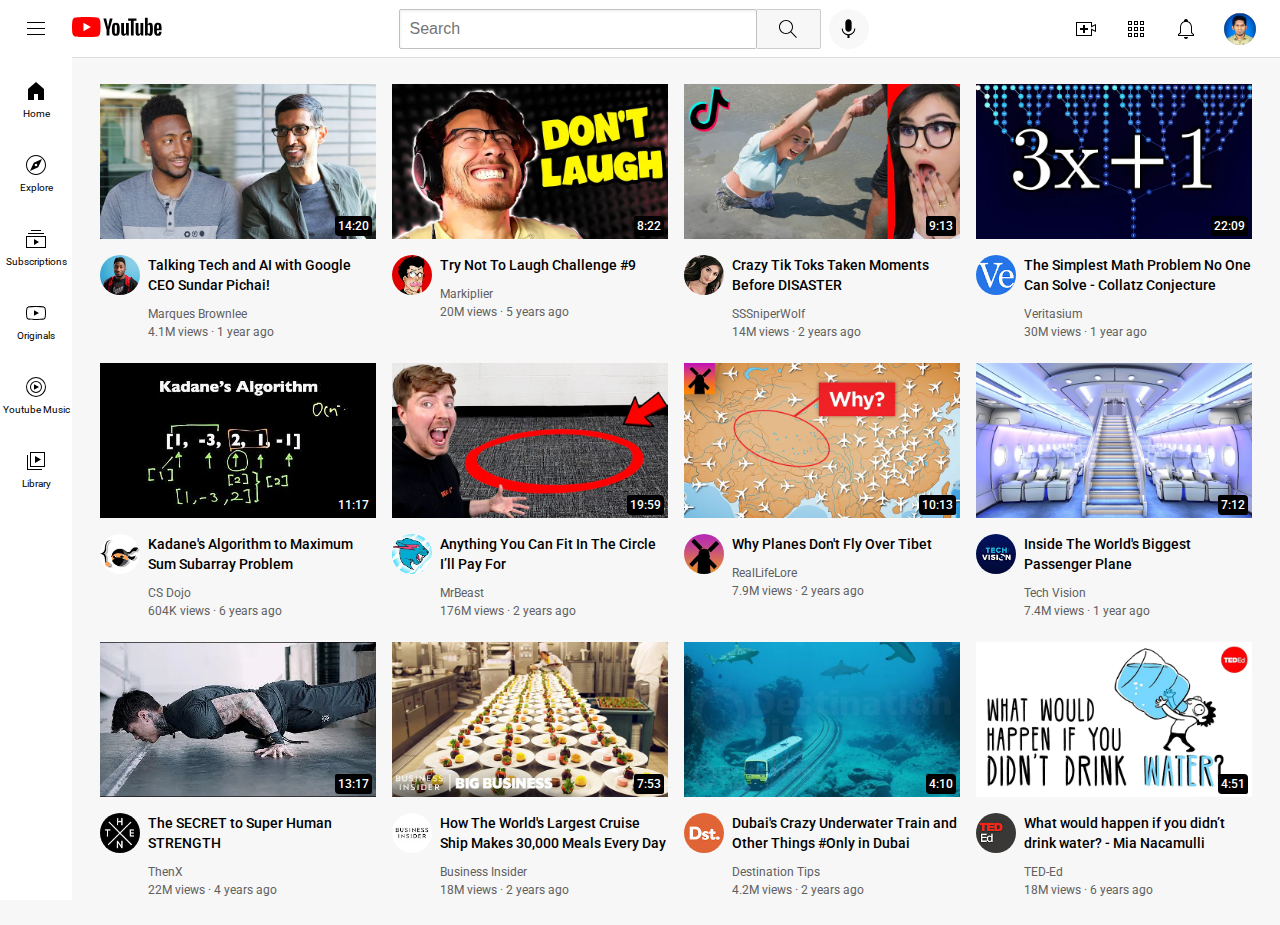
<file: index.html>
<!DOCTYPE html>
<html>
  <head>
    <title>youtube clone project</title>

    <link rel="preconnect" href="https://fonts.googleapis.com">
    <link rel="preconnect" href="https://fonts.gstatic.com" crossorigin>
    <link href="https://fonts.googleapis.com/css2?family=Roboto:wght@400;500;700&display=swap" rel="stylesheet">

    <link rel="stylesheet" href="styles/header.css">
    <link rel="stylesheet" href="styles/general.css">
    <link rel="stylesheet" href="styles/preview.css">
    <link rel="stylesheet" href="styles/sidebar.css">
    <style>
      input[type=text]:focus {
      border: 1px solid blue;
      outline: none;
      }
    </style>

  </head>
  <body class="body">
<!--header area-->
    <header class="header">
  <!--header left-->
      <div class="header-left">
        <img class="menuicon" src="icons/menu icon.svg">
        <a href="https://www.youtube.com/?bp=wgUCEAE%3D">
          <img class="youtubeicon" src="icons/youtube-logo.svg">
        </a>
      </div>
  <!--header center-->
      <div class="header-center">
        <input class="searchbar" type="text" placeholder="Search">
        <button class="search-button">
          <img class="searchicon" src="icons/search.svg">
          <div class="tooltip">Search</div>
        </button>
        <button class="mic-button">
          <img class="micicon" src="icons/voice-search-icon.svg">
          <div class="tooltip">Search with your voice</div>
        </button>
      </div>
  <!--header right-->
      <div class="header-right">
        <a href="https://studio.youtube.com/channel/UCzu0r_AncC1_-rybplV9D2Q/videos/upload?d=ud&filter=%5B%5D&sort=%7B%22columnType%22%3A%22date%22%2C%22sortOrder%22%3A%22DESCENDING%22%7D">
          <div class="upload-container">
            <img class="uploadicon" src="icons/upload.svg">
            <div class="tooltip">Create</div>
          </div>
        </a>
        <a href="https://play.google.com/store/apps/details?id=com.google.android.youtube&hl=en_IN&gl=US">
          <div class="app-container">
            <img class="app-icon" src="icons/youtube-apps.svg">
            <div class="tooltip">YouTube apps</div>
          </div>
        </a>
        <div class="bell-container">
          <img class="bell-icon" src="icons/notifications.svg">
          <div class="tooltip">Notifications</div>
        </div>
        <img class="channel-icon" src="icons/chanPro.jfif">
      </div>
    </header>
<!--side bar-->
    <nav class="side-bar">
      <a href="https://www.youtube.com/">
        <div class="nav">
          <img src="sidebar/home.svg" class="sidebar-icon">
          <div>Home</div>
        </div>
      </a>
      <a href="https://www.youtube.com/feed/trending">
        <div class="nav">
          <img src="sidebar/explore.svg" class="sidebar-icon">
          <div>Explore</div>
        </div>
      </a>
      <a href="https://www.youtube.com/feed/subscriptions">
        <div class="nav">
          <img src="sidebar/subscriptions.svg" class="sidebar-icon">
          <div>Subscriptions</div>
        </div>
      </a>
      <a href="https://www.youtube.com/originals">
        <div class="nav">
          <img src="sidebar/originals.svg" class="sidebar-icon">
          <div>Originals</div>
        </div>
      </a>
      <a href="https://music.youtube.com/">
        <div class="nav">
          <img src="sidebar/youtube-music.svg" class="sidebar-icon">
          <div>Youtube Music</div>
        </div>
      </a>
      <a href="https://www.youtube.com/feed/library">
        <div class="nav">
          <img src="sidebar/library.svg" class="sidebar-icon">
          <div>Library</div>
        </div>
      </a>      
    </nav>
<!--preview contant-->
    <main class="videos">
      <section class="video-grid">
  <!-- channel 1 -->
        <div class="video-preview">
          <a href="https://www.youtube.com/watch?v=n2RNcPRtAiY" style="text-decoration: none;">
            <div class="thumbnail-row">
              <img class="thumbnail" src="thumbnail/thumbnail-1.webp">
              <div class="video-time">14:20</div>
            </div>
            <div class="channel-preview">
              <div class="channel-picture">
                <img class="profile-picture" src="profile/channel-1.jpeg">
              </div>
              <div class="video-info">
                <p class="video-title">
                  Talking Tech and AI with Google CEO Sundar Pichai!
                </p>
                <p class="video-author">
                  Marques Brownlee
                </p>
                <p class="video-stats">
                  4.1M views · 1 year ago
                </p>
              </div>
            </div>
          </a>
        </div>
  <!-- channel 2 -->
        <div class="video-preview">
          <a href="https://www.youtube.com/watch?v=mP0RAo9SKZk" style="text-decoration: none;">
            <div class="thumbnail-row">
              <img class="thumbnail" src="thumbnail/thumbnail-2.webp">
              <div class="video-time">8:22</div>
            </div>
            <div class="channel-preview">
              <div class="channel-picture">
                <img class="profile-picture" src="profile/channel-2.jpeg">
              </div>
              <div class="video-info">
                <p class="video-title">
                  Try Not To Laugh Challenge #9
                </p>
                <p class="video-author">
                  Markiplier
                </p>
                <p class="video-stats">
                  20M views · 5 years ago
                </p>
              </div>
            </div>
          </a>
        </div>
  <!-- channel 3 -->
        <div class="video-preview">
          <a href="https://www.youtube.com/watch?v=FgjPQQeTh1w" style="text-decoration: none;">
            <div class="thumbnail-row">
              <img class="thumbnail" src="thumbnail/thumbnail-3.webp">
              <div class="video-time">9:13</div>
            </div>
            <div class="channel-preview">
              <div class="channel-picture">
                <img class="profile-picture" src="profile/channel-3.jpeg">
              </div>
              <div class="video-info">
                <p class="video-title">
                  Crazy Tik Toks Taken Moments Before DISASTER
                </p>
                <p class="video-author">
                  SSSniperWolf
                </p>
                <p class="video-stats">
                  14M views · 2 years ago
                </p>
              </div>
            </div>
          </a>
        </div>
  <!-- channel 4 -->
        <div class="video-preview">
          <a href="https://www.youtube.com/watch?v=094y1Z2wpJg" style="text-decoration: none;">
            <div class="thumbnail-row">
              <img class="thumbnail" src="thumbnail/thumbnail-4.webp">
              <div class="video-time">22:09</div>
            </div>
            <div class="channel-preview">
              <div class="channel-picture">
                <img class="profile-picture" src="profile/channel-4.jpeg">
              </div>
              <div class="video-info">
                <p class="video-title">
                  The Simplest Math Problem No One Can Solve - Collatz Conjecture
                </p>
                <p class="video-author">
                  Veritasium
                </p>
                <p class="video-stats">
                  30M views · 1 year ago
                </p>
              </div>
            </div>
          </a>
        </div>
  <!-- channel 5 -->
        <div class="video-preview">
          <a href="https://www.youtube.com/watch?v=86CQq3pKSUw">
            <div class="thumbnail-row">
              <img class="thumbnail" src="thumbnail/thumbnail-5.webp">
              <div class="video-time">11:17</div>
            </div>
            <div class="channel-preview">
              <div class="channel-picture">
                <img class="profile-picture" src="profile/channel-5.jpeg">
              </div>
              <div class="video-info">
                <p class="video-title">
                  Kadane's Algorithm to Maximum Sum Subarray Problem
                </p>
                <p class="video-author">
                  CS Dojo
                </p>
                <p class="video-stats">
                  604K views · 6 years ago
                </p>
              </div>
            </div>
          </a>
        </div>
  <!-- channel 6 -->
        <div class="video-preview">
          <a href="https://www.youtube.com/watch?v=yXWw0_UfSFg">
            <div class="thumbnail-row">
              <img class="thumbnail" src="thumbnail/thumbnail-6.webp">
              <div class="video-time">19:59</div>
            </div>
            <div class="channel-preview">
              <div class="channel-picture">
                <img class="profile-picture" src="profile/channel-6.jpeg">
              </div>
              <div class="video-info">
                <p class="video-title">
                  Anything You Can Fit In The Circle I’ll Pay For
                </p>
                <p class="video-author">
                  MrBeast
                </p>
                <p class="video-stats">
                  176M views · 2 years ago
                </p>
              </div>
            </div>
          </a>
        </div>
  <!-- channel 7 -->
        <div class="video-preview">
          <a href="https://www.youtube.com/watch?v=fNVa1qMbF9Y">
            <div class="thumbnail-row">
              <img class="thumbnail" src="thumbnail/thumbnail-7.webp">
              <div class="video-time">10:13</div>
            </div>
            <div class="channel-preview">
              <div class="channel-picture">
                <img class="profile-picture" src="profile/channel-7.jpeg">
              </div>
              <div class="video-info">
                <p class="video-title">
                  Why Planes Don't Fly Over Tibet
                </p>
                <p class="video-author">
                  RealLifeLore
                </p>
                <p class="video-stats">
                  7.9M views · 2 years ago
                </p>
              </div>
            </div>
          </a>
        </div>
  <!-- channel 8 -->
        <div class="video-preview">
          <a href="https://www.youtube.com/watch?v=lFm4EM1juls">
            <div class="thumbnail-row">
              <img class="thumbnail" src="thumbnail/thumbnail-8.webp">
              <div class="video-time">7:12</div>
            </div>
            <div class="channel-preview">
              <div class="channel-picture">
                <img class="profile-picture" src="profile/channel-8.jpeg">
              </div>
              <div class="video-info">
                <p class="video-title">
                  Inside The World's Biggest Passenger Plane
                </p>
                <p class="video-author">
                  Tech Vision
                </p>
                <p class="video-stats">
                  7.4M views · 1 year ago
                </p>
              </div>
            </div>
          </a>
        </div>
  <!-- channel 9 -->
        <div class="video-preview">
          <a href="https://www.youtube.com/watch?v=ixmxOlcrlUc">
            <div class="thumbnail-row">
              <img class="thumbnail" src="thumbnail/thumbnail-9.webp">
              <div class="video-time">13:17</div>
            </div>
            <div class="channel-preview">
              <div class="channel-picture">
                <img class="profile-picture" src="profile/channel-9.jpeg">
              </div>
              <div class="video-info">
                <p class="video-title">
                  The SECRET to Super Human STRENGTH
                </p>
                <p class="video-author">
                  ThenX
                </p>
                <p class="video-stats">
                  22M views · 4 years ago
                </p>
              </div>
            </div>
          </a> 
        </div>
  <!-- channel 10 -->
        <div class="video-preview">
          <a href="https://www.youtube.com/watch?v=R2vXbFp5C9o">
            <div class="thumbnail-row">
              <img class="thumbnail" src="thumbnail/thumbnail-10.webp">
              <div class="video-time">7:53</div>
            </div>
            <div class="channel-preview">
              <div class="channel-picture">
                <img class="profile-picture" src="profile/channel-10.jpeg">
              </div>
              <div class="video-info">
                <p class="video-title">
                  How The World's Largest Cruise Ship Makes 30,000 Meals Every Day
                </p>
                <p class="video-author">
                  Business Insider
                </p>
                <p class="video-stats">
                  18M views · 2 years ago
                </p>
              </div>
            </div>
          </a>
        </div>
  <!-- channel 11 -->
        <div class="video-preview">
          <a href="https://www.youtube.com/watch?v=0nZuYyXET3s">
            <div class="thumbnail-row">
              <img class="thumbnail" src="thumbnail/thumbnail-11.webp">
              <div class="video-time">4:10</div>
            </div>
            <div class="channel-preview">
              <div class="channel-picture">
                <img class="profile-picture" src="profile/channel-11.jpeg">
              </div>
              <div class="video-info">
                <p class="video-title">
                  Dubai's Crazy Underwater Train and Other Things #Only in Dubai
                </p>
                <p class="video-author">
                  Destination Tips
                </p>
                <p class="video-stats">
                  4.2M views · 2 years ago
                </p>
              </div>
            </div>
          </a>
        </div>
  <!-- channel 12 -->
        <div class="video-preview">
          <a href="https://www.youtube.com/watch?v=9iMGFqMmUFs">
            <div class="thumbnail-row">
              <img class="thumbnail" src="thumbnail/thumbnail-12.webp">
              <div class="video-time">4:51</div>
            </div>
            <div class="channel-preview">
              <div class="channel-picture">
                <img class="profile-picture" src="profile/channel-12.jpeg">
              </div>
              <div class="video-info">
                <p class="video-title">
                  What would happen if you didn’t drink water? - Mia Nacamulli
                </p>
                <p class="video-author">
                  TED-Ed
                </p>
                <p class="video-stats">
                  18M views · 6 years ago
                </p>
              </div>
            </div>
          </a>
        </div>
      </section>
    </main>
    <footer style="border-bottom: 50px;"></footer>    
  </body>
</html>
</file>
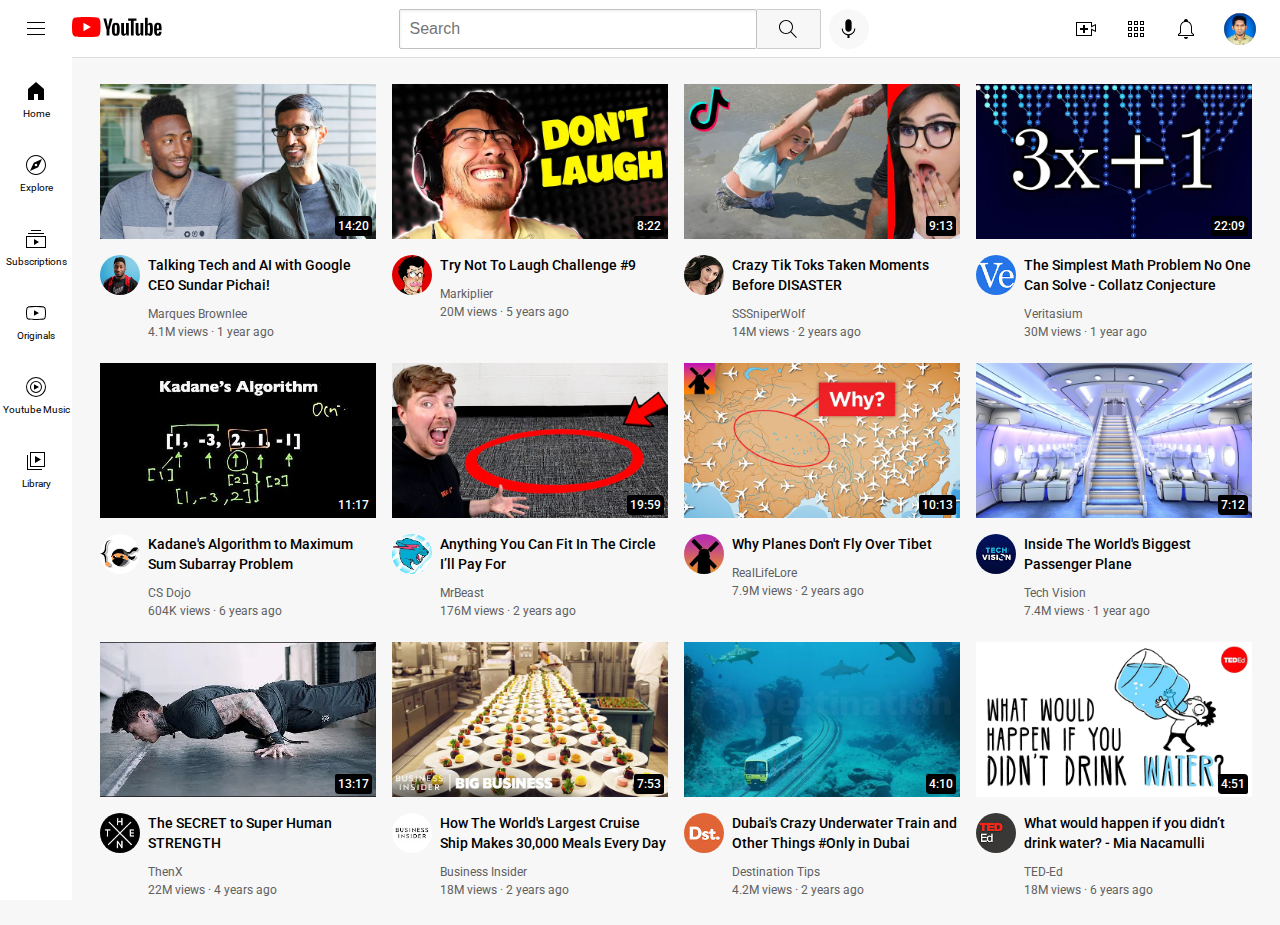
<file: youtubecloneproject.html>
<!DOCTYPE html>
<html>
  <head>
    <title>youtube clone project</title>

    <link rel="preconnect" href="https://fonts.googleapis.com">
    <link rel="preconnect" href="https://fonts.gstatic.com" crossorigin>
    <link href="https://fonts.googleapis.com/css2?family=Roboto:wght@400;500;700&display=swap" rel="stylesheet">

    <link rel="stylesheet" href="styles/header.css">
    <link rel="stylesheet" href="styles/general.css">
    <link rel="stylesheet" href="styles/preview.css">
    <link rel="stylesheet" href="styles/sidebar.css">
    <style>
      input[type=text]:focus {
      border: 1px solid blue;
      outline: none;
      }
    </style>

  </head>
  <body class="body">
<!--header area-->
    <header class="header">
  <!--header left-->
      <div class="header-left">
        <img class="menuicon" src="icons/menu icon.svg">
        <a href="https://www.youtube.com/?bp=wgUCEAE%3D">
          <img class="youtubeicon" src="icons/youtube-logo.svg">
        </a>
      </div>
  <!--header center-->
      <div class="header-center">
        <input class="searchbar" type="text" placeholder="Search">
        <button class="search-button">
          <img class="searchicon" src="icons/search.svg">
          <div class="tooltip">Search</div>
        </button>
        <button class="mic-button">
          <img class="micicon" src="icons/voice-search-icon.svg">
          <div class="tooltip">Search with your voice</div>
        </button>
      </div>
  <!--header right-->
      <div class="header-right">
        <a href="https://studio.youtube.com/channel/UCzu0r_AncC1_-rybplV9D2Q/videos/upload?d=ud&filter=%5B%5D&sort=%7B%22columnType%22%3A%22date%22%2C%22sortOrder%22%3A%22DESCENDING%22%7D">
          <div class="upload-container">
            <img class="uploadicon" src="icons/upload.svg">
            <div class="tooltip">Create</div>
          </div>
        </a>
        <a href="https://play.google.com/store/apps/details?id=com.google.android.youtube&hl=en_IN&gl=US">
          <div class="app-container">
            <img class="app-icon" src="icons/youtube-apps.svg">
            <div class="tooltip">YouTube apps</div>
          </div>
        </a>
        <div class="bell-container">
          <img class="bell-icon" src="icons/notifications.svg">
          <div class="tooltip">Notifications</div>
        </div>
        <img class="channel-icon" src="icons/chanPro.jfif">
      </div>
    </header>
<!--side bar-->
    <nav class="side-bar">
      <a href="https://www.youtube.com/">
        <div class="nav">
          <img src="sidebar/home.svg" class="sidebar-icon">
          <div>Home</div>
        </div>
      </a>
      <a href="https://www.youtube.com/feed/trending">
        <div class="nav">
          <img src="sidebar/explore.svg" class="sidebar-icon">
          <div>Explore</div>
        </div>
      </a>
      <a href="https://www.youtube.com/feed/subscriptions">
        <div class="nav">
          <img src="sidebar/subscriptions.svg" class="sidebar-icon">
          <div>Subscriptions</div>
        </div>
      </a>
      <a href="https://www.youtube.com/originals">
        <div class="nav">
          <img src="sidebar/originals.svg" class="sidebar-icon">
          <div>Originals</div>
        </div>
      </a>
      <a href="https://music.youtube.com/">
        <div class="nav">
          <img src="sidebar/youtube-music.svg" class="sidebar-icon">
          <div>Youtube Music</div>
        </div>
      </a>
      <a href="https://www.youtube.com/feed/library">
        <div class="nav">
          <img src="sidebar/library.svg" class="sidebar-icon">
          <div>Library</div>
        </div>
      </a>      
    </nav>
<!--preview contant-->
    <main class="videos">
      <section class="video-grid">
  <!-- channel 1 -->
        <div class="video-preview">
          <a href="https://www.youtube.com/watch?v=n2RNcPRtAiY" style="text-decoration: none;">
            <div class="thumbnail-row">
              <img class="thumbnail" src="thumbnail/thumbnail-1.webp">
              <div class="video-time">14:20</div>
            </div>
            <div class="channel-preview">
              <div class="channel-picture">
                <img class="profile-picture" src="profile/channel-1.jpeg">
              </div>
              <div class="video-info">
                <p class="video-title">
                  Talking Tech and AI with Google CEO Sundar Pichai!
                </p>
                <p class="video-author">
                  Marques Brownlee
                </p>
                <p class="video-stats">
                  4.1M views · 1 year ago
                </p>
              </div>
            </div>
          </a>
        </div>
  <!-- channel 2 -->
        <div class="video-preview">
          <a href="https://www.youtube.com/watch?v=mP0RAo9SKZk" style="text-decoration: none;">
            <div class="thumbnail-row">
              <img class="thumbnail" src="thumbnail/thumbnail-2.webp">
              <div class="video-time">8:22</div>
            </div>
            <div class="channel-preview">
              <div class="channel-picture">
                <img class="profile-picture" src="profile/channel-2.jpeg">
              </div>
              <div class="video-info">
                <p class="video-title">
                  Try Not To Laugh Challenge #9
                </p>
                <p class="video-author">
                  Markiplier
                </p>
                <p class="video-stats">
                  20M views · 5 years ago
                </p>
              </div>
            </div>
          </a>
        </div>
  <!-- channel 3 -->
        <div class="video-preview">
          <a href="https://www.youtube.com/watch?v=FgjPQQeTh1w" style="text-decoration: none;">
            <div class="thumbnail-row">
              <img class="thumbnail" src="thumbnail/thumbnail-3.webp">
              <div class="video-time">9:13</div>
            </div>
            <div class="channel-preview">
              <div class="channel-picture">
                <img class="profile-picture" src="profile/channel-3.jpeg">
              </div>
              <div class="video-info">
                <p class="video-title">
                  Crazy Tik Toks Taken Moments Before DISASTER
                </p>
                <p class="video-author">
                  SSSniperWolf
                </p>
                <p class="video-stats">
                  14M views · 2 years ago
                </p>
              </div>
            </div>
          </a>
        </div>
  <!-- channel 4 -->
        <div class="video-preview">
          <a href="https://www.youtube.com/watch?v=094y1Z2wpJg" style="text-decoration: none;">
            <div class="thumbnail-row">
              <img class="thumbnail" src="thumbnail/thumbnail-4.webp">
              <div class="video-time">22:09</div>
            </div>
            <div class="channel-preview">
              <div class="channel-picture">
                <img class="profile-picture" src="profile/channel-4.jpeg">
              </div>
              <div class="video-info">
                <p class="video-title">
                  The Simplest Math Problem No One Can Solve - Collatz Conjecture
                </p>
                <p class="video-author">
                  Veritasium
                </p>
                <p class="video-stats">
                  30M views · 1 year ago
                </p>
              </div>
            </div>
          </a>
        </div>
  <!-- channel 5 -->
        <div class="video-preview">
          <a href="https://www.youtube.com/watch?v=86CQq3pKSUw">
            <div class="thumbnail-row">
              <img class="thumbnail" src="thumbnail/thumbnail-5.webp">
              <div class="video-time">11:17</div>
            </div>
            <div class="channel-preview">
              <div class="channel-picture">
                <img class="profile-picture" src="profile/channel-5.jpeg">
              </div>
              <div class="video-info">
                <p class="video-title">
                  Kadane's Algorithm to Maximum Sum Subarray Problem
                </p>
                <p class="video-author">
                  CS Dojo
                </p>
                <p class="video-stats">
                  604K views · 6 years ago
                </p>
              </div>
            </div>
          </a>
        </div>
  <!-- channel 6 -->
        <div class="video-preview">
          <a href="https://www.youtube.com/watch?v=yXWw0_UfSFg">
            <div class="thumbnail-row">
              <img class="thumbnail" src="thumbnail/thumbnail-6.webp">
              <div class="video-time">19:59</div>
            </div>
            <div class="channel-preview">
              <div class="channel-picture">
                <img class="profile-picture" src="profile/channel-6.jpeg">
              </div>
              <div class="video-info">
                <p class="video-title">
                  Anything You Can Fit In The Circle I’ll Pay For
                </p>
                <p class="video-author">
                  MrBeast
                </p>
                <p class="video-stats">
                  176M views · 2 years ago
                </p>
              </div>
            </div>
          </a>
        </div>
  <!-- channel 7 -->
        <div class="video-preview">
          <a href="https://www.youtube.com/watch?v=fNVa1qMbF9Y">
            <div class="thumbnail-row">
              <img class="thumbnail" src="thumbnail/thumbnail-7.webp">
              <div class="video-time">10:13</div>
            </div>
            <div class="channel-preview">
              <div class="channel-picture">
                <img class="profile-picture" src="profile/channel-7.jpeg">
              </div>
              <div class="video-info">
                <p class="video-title">
                  Why Planes Don't Fly Over Tibet
                </p>
                <p class="video-author">
                  RealLifeLore
                </p>
                <p class="video-stats">
                  7.9M views · 2 years ago
                </p>
              </div>
            </div>
          </a>
        </div>
  <!-- channel 8 -->
        <div class="video-preview">
          <a href="https://www.youtube.com/watch?v=lFm4EM1juls">
            <div class="thumbnail-row">
              <img class="thumbnail" src="thumbnail/thumbnail-8.webp">
              <div class="video-time">7:12</div>
            </div>
            <div class="channel-preview">
              <div class="channel-picture">
                <img class="profile-picture" src="profile/channel-8.jpeg">
              </div>
              <div class="video-info">
                <p class="video-title">
                  Inside The World's Biggest Passenger Plane
                </p>
                <p class="video-author">
                  Tech Vision
                </p>
                <p class="video-stats">
                  7.4M views · 1 year ago
                </p>
              </div>
            </div>
          </a>
        </div>
  <!-- channel 9 -->
        <div class="video-preview">
          <a href="https://www.youtube.com/watch?v=ixmxOlcrlUc">
            <div class="thumbnail-row">
              <img class="thumbnail" src="thumbnail/thumbnail-9.webp">
              <div class="video-time">13:17</div>
            </div>
            <div class="channel-preview">
              <div class="channel-picture">
                <img class="profile-picture" src="profile/channel-9.jpeg">
              </div>
              <div class="video-info">
                <p class="video-title">
                  The SECRET to Super Human STRENGTH
                </p>
                <p class="video-author">
                  ThenX
                </p>
                <p class="video-stats">
                  22M views · 4 years ago
                </p>
              </div>
            </div>
          </a> 
        </div>
  <!-- channel 10 -->
        <div class="video-preview">
          <a href="https://www.youtube.com/watch?v=R2vXbFp5C9o">
            <div class="thumbnail-row">
              <img class="thumbnail" src="thumbnail/thumbnail-10.webp">
              <div class="video-time">7:53</div>
            </div>
            <div class="channel-preview">
              <div class="channel-picture">
                <img class="profile-picture" src="profile/channel-10.jpeg">
              </div>
              <div class="video-info">
                <p class="video-title">
                  How The World's Largest Cruise Ship Makes 30,000 Meals Every Day
                </p>
                <p class="video-author">
                  Business Insider
                </p>
                <p class="video-stats">
                  18M views · 2 years ago
                </p>
              </div>
            </div>
          </a>
        </div>
  <!-- channel 11 -->
        <div class="video-preview">
          <a href="https://www.youtube.com/watch?v=0nZuYyXET3s">
            <div class="thumbnail-row">
              <img class="thumbnail" src="thumbnail/thumbnail-11.webp">
              <div class="video-time">4:10</div>
            </div>
            <div class="channel-preview">
              <div class="channel-picture">
                <img class="profile-picture" src="profile/channel-11.jpeg">
              </div>
              <div class="video-info">
                <p class="video-title">
                  Dubai's Crazy Underwater Train and Other Things #Only in Dubai
                </p>
                <p class="video-author">
                  Destination Tips
                </p>
                <p class="video-stats">
                  4.2M views · 2 years ago
                </p>
              </div>
            </div>
          </a>
        </div>
  <!-- channel 12 -->
        <div class="video-preview">
          <a href="https://www.youtube.com/watch?v=9iMGFqMmUFs">
            <div class="thumbnail-row">
              <img class="thumbnail" src="thumbnail/thumbnail-12.webp">
              <div class="video-time">4:51</div>
            </div>
            <div class="channel-preview">
              <div class="channel-picture">
                <img class="profile-picture" src="profile/channel-12.jpeg">
              </div>
              <div class="video-info">
                <p class="video-title">
                  What would happen if you didn’t drink water? - Mia Nacamulli
                </p>
                <p class="video-author">
                  TED-Ed
                </p>
                <p class="video-stats">
                  18M views · 6 years ago
                </p>
              </div>
            </div>
          </a>
        </div>
      </section>
    </main>
    <footer style="border-bottom: 50px;"></footer>    
  </body>
</html>
</file>
<file: styles/header.css>
.header {
  display: flex;
  justify-content : space-between;
  align-items: center;
  position: fixed;
  margin-bottom: 20px;
  border-bottom: 1px solid #dedede;
  height: 57px;
  top: 0;
  left: 0;
  right: 0;
  background-color: white;
  position: fixed;
  top: 0px;
  left: 0px;
  right: 0px;
  z-index: 100;
  font-family: roboto, arial;
}
.header-left {
  display: flex;
  align-items: center;
}
.menuicon {
  height: 24px;
  margin-left: 24px;
  margin-right: 24px;
  cursor: pointer;
}
.youtubeicon {
  height: 20px;
  margin-left: 2pxs;
  cursor: pointer;
}
.header-center {
  display: flex;
  align-items: center;
  flex: 1;
  max-width: 470px;
  margin-left: 60px;
}
.searchbar {
  height: 36px;
  padding-left: 10px;
  font-size: 16px;
  border-width: 1px;
  border-style: solid;
  border-color: rgb(192,192,192);
  border-radius: 2px;
  box-shadow: inset 1px 2px 3px rgb(0,0,0,0.05);
  display: flex;
  flex: 1;
  width: 0;
}
.searchicon {
  height: 24px;
}
.search-button {
  height: 40px;
  width: 64px;
  padding: 1px 6px;
  border: 1px 1px 1px 1px;
  margin: 0px 8px 0px 0px;
  background-color: #f7f7f7;
  border: 1px solid #cccccc;
  border-left: none;
  border-top-right-radius: 2px;
  border-bottom-right-radius: 2px;
  cursor: pointer;
  display: flex;
  align-items: center;
  justify-content: center;
}
.micicon {
  height: 25px;
}
.mic-button {
  height: 40px;
  width: 40px;
  padding: 1px 6px;
  border-radius: 20px;
  border: none;
  background-color: #f8f8f8;
  display: flex;
  cursor: pointer;
  justify-content: center;
  align-items: center;
}
.header-right {
  display: flex;
  width: 182px;
  margin-left: 29px;
  justify-content: space-between;
  margin-right: 24px;
  margin-left: 29px;
  flex-shrink: 0;
  align-items: center;
}
.uploadicon {
  height: 24px;
  cursor: pointer;
}
.app-icon {
  cursor: pointer;
  height: 24px;
}
.bell-icon {
  height: 24px;
  cursor: pointer;
}
.channel-icon {
  height: 32px;
  cursor: pointer;
  border-radius: 20px;
}
.search-button .tooltip,.mic-button .tooltip,.upload-container .tooltip,.app-container .tooltip,.bell-container .tooltip{
  background-color: rgba(96, 96, 96, 0.9);
  color: white;
  padding: 8px;
  border-radius: 2px;
  position: absolute;
  bottom: -45px;
  font-size: 12px;
  opacity: 0;
  transition: opacity 0.15s;
  pointer-events: none;
  white-space: nowrap;
}
.search-button:hover .tooltip,.mic-button:hover .tooltip,.upload-container:hover .tooltip,.app-container:hover .tooltip,.bell-container:hover .tooltip {
  opacity: 1;
}
.search-button,.mic-button,.upload-container,.app-container,.bell-container {
  position: relative;
  display: flex;
  align-items: center;
  justify-content: center;
}
</file>
<file: styles/general.css>
.body {
  margin: 0;
  padding-left: 96px;
  padding-right: 24px;
  padding-top: 80px;
  background-color: rgb(247, 247, 247);
  padding-bottom: 24px;
}
.main {
  display: block;
}
</file>
<file: styles/preview.css>
p{
  font-family: roboto, arial;
  margin-top: 0;
  margin-bottom: 0;
}
.video-preview {
  vertical-align: top;
  padding: 4px 4px;
  margin: 0;
}
.thumbnail {
  width: 100%;
} 
.thumbnail-row {
  margin-bottom: 12px;
  position: relative;
  cursor: pointer;
}
.channel-picture {
  vertical-align: top;
}
.profile-picture {
  width: 40px;
  border-radius: 50px;
  cursor: pointer;
}
.video-title{
  margin-top: 0px;
  font-size: 14px;
  font-weight: 500;
  line-height: 20px;
  margin-bottom: 12px;
  width: 100%;
  color: black;
}

.video-author, .video-stats {
  font-size: 12px;
  color: rgb(96,96,96);
  width:100%;
  display: flex;
}
.video-author {
  margin-bottom: 4px;
}
.channel-preview {
  display: grid;
  grid-template-columns: 48px 1fr;
  cursor: pointer;
}
.video-time {
  position: absolute;
  bottom: 7px;
  right: 4px;
  background-color: black;
  color: white;
  font-size: 12px;
  font-family: roboto, arial;
  padding: 3px;
  border-radius: 2px 4px;
  font-weight: 500;
}
.video-grid {
  display: grid;
  grid-template-columns: 1fr 1fr 1fr;
  column-gap: 8px;
  row-gap: 16px;
}
a {
  text-decoration: none;
}
@media screen and (min-width:300px) and (max-width: 500px) {
  .video-grid{
    display: grid;
    grid-template-columns: 1fr;
  }
}
@media (min-width:501px) and (max-width:800px)  {
  .video-grid{
    display: grid;
    grid-template-columns: 1fr 1fr;
  }
}
@media (min-width:801px) and (max-width:1000px)  {
  .video-grid{
    display: grid;
    grid-template-columns: 1fr 1fr 1fr;
  }
}
@media (min-width:1001px) {
  .video-grid{
    display: grid;
    grid-template-columns: 1fr 1fr 1fr 1fr;
  }
}
</file>
<file: styles/sidebar.css>
.side-bar {
  background-color: white;
  position: fixed;
  top: 57px;
  left: 0;
  bottom: 0;
  width: 72px;
  font-family: roboto, arial;
  padding-top: 5px;
  z-index: 100;
}
.nav {
  font-size: 10px;
  height: 74px;
  display: flex;
  flex-direction: column;
  justify-content: center;
  align-items: center;
  cursor: pointer;
  color: black;
}
.sidebar-icon {
  height: 24px;
  margin-bottom: 5px;
  cursor: pointer;
}
.nav:hover {
  background-color: rgb(235, 230, 230);
}
</file>
